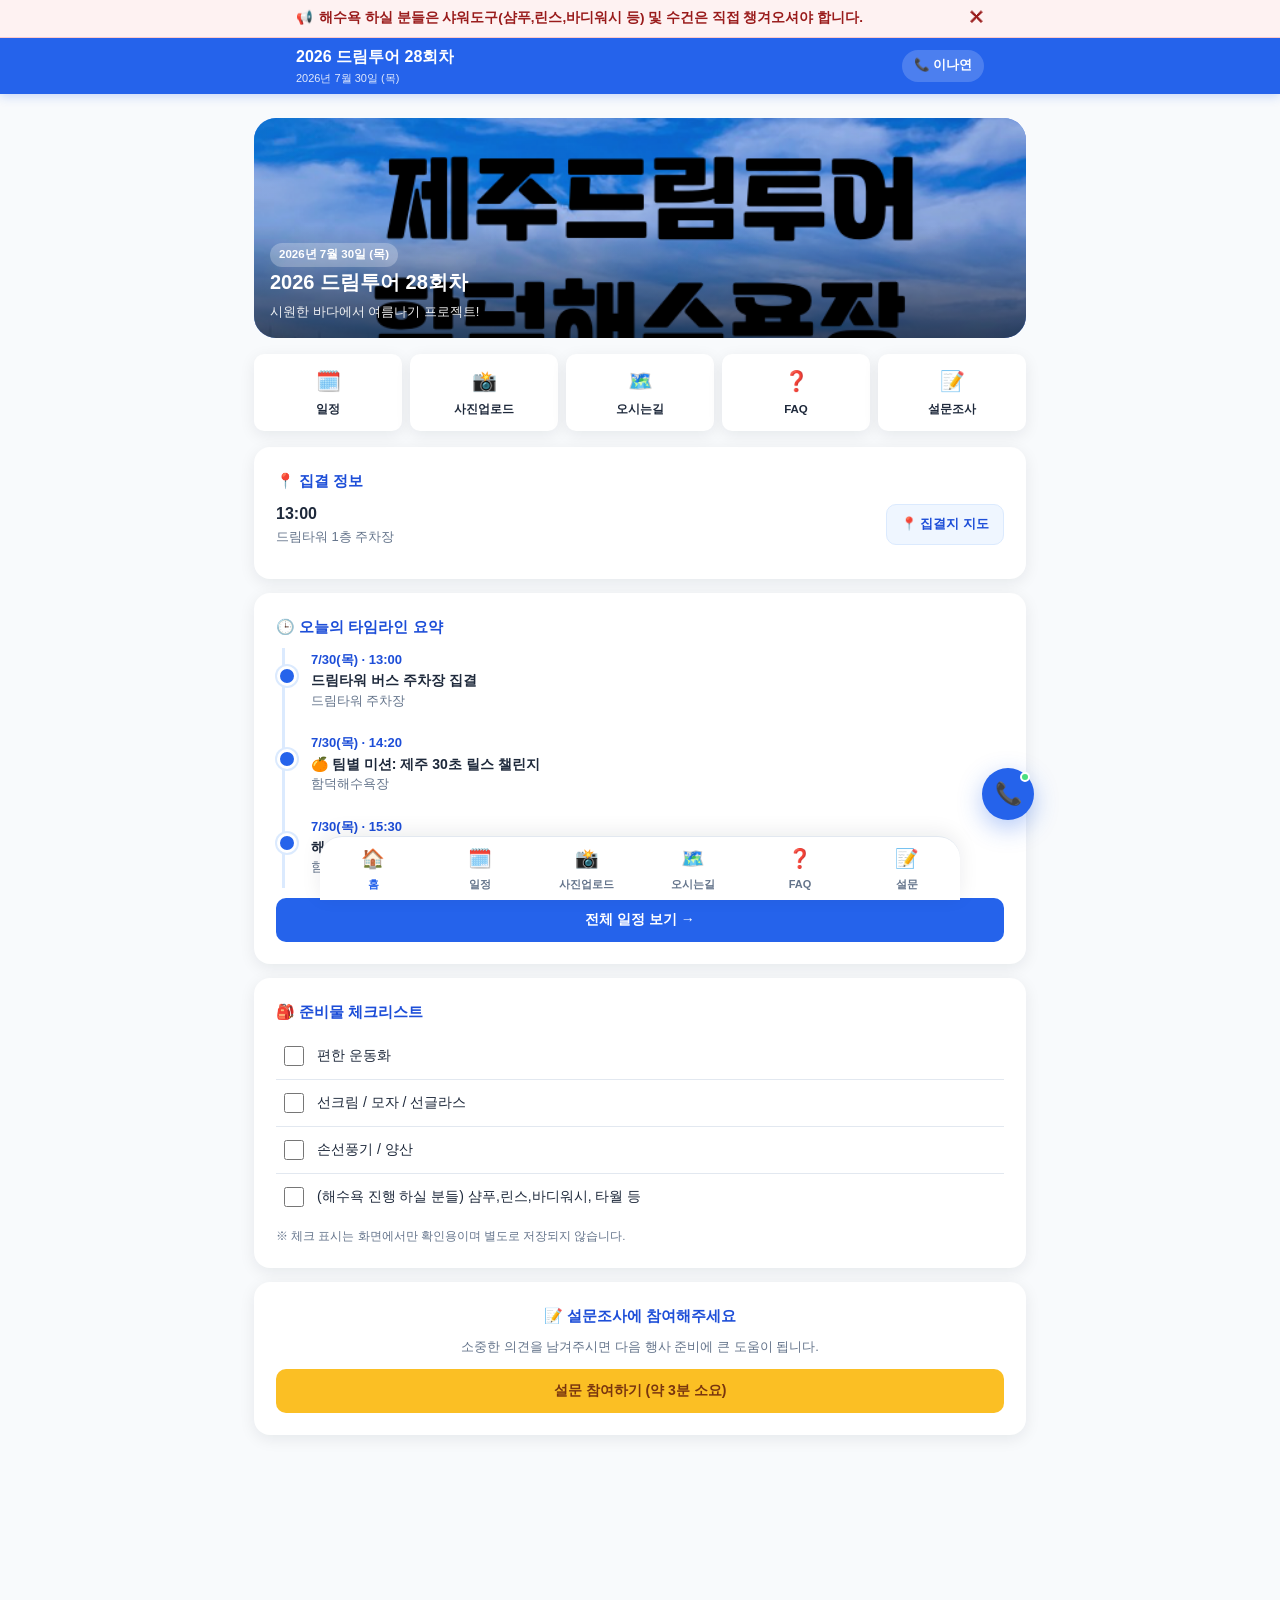
<file: index.html>
<!DOCTYPE html>
<html lang="ko">
<head>
<meta charset="UTF-8" />
<meta name="viewport" content="width=device-width, initial-scale=1.0, viewport-fit=cover" />
<title>드림투어 안내</title>
<meta name="description" content="행사 당일 안내 페이지 - 일정, 오시는 길, FAQ, 설문조사" />
<link rel="stylesheet" href="css/style.css" />
</head>
<!-- data-page 속성으로 현재 페이지를 표시합니다 (하단 탭 메뉴 활성화 표시에 사용) -->
<body data-page="home">

  <main>
    <div class="container" id="home-content">
      <!-- home.js 가 이 안에 콘텐츠를 채워 넣습니다 -->
    </div>
  </main>

  <!-- 콘텐츠 데이터 -> 공통 레이아웃 -> 홈 페이지 렌더링 순서로 불러옵니다 -->
  <script src="js/content.js"></script>
  <script src="js/main.js"></script>
  <script src="js/home.js"></script>
</body>
</html>
</file>
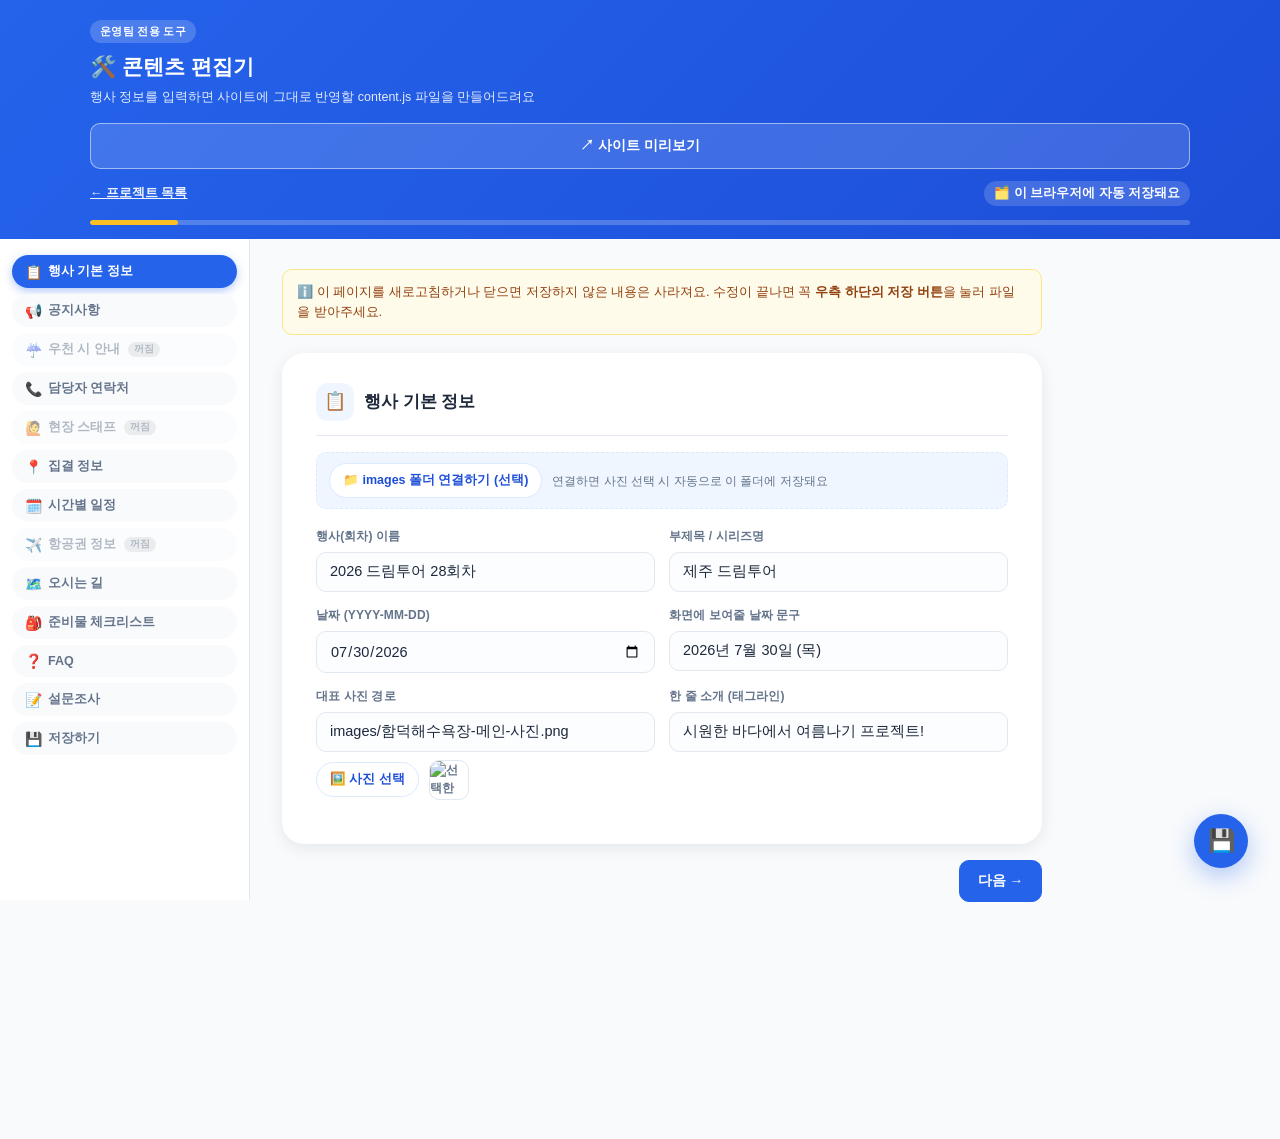
<file: editor.html>
<!DOCTYPE html>
<html lang="ko">
<head>
<meta charset="UTF-8" />
<meta name="viewport" content="width=device-width, initial-scale=1.0" />
<title>콘텐츠 편집기 | 드림투어</title>
<meta name="robots" content="noindex, nofollow" />
<link rel="stylesheet" href="css/style.css" />
<link rel="stylesheet" href="css/editor.css" />
</head>
<body class="editor-body">

  <!--
    =====================================================================
     [운영팀 전용] 콘텐츠 편집기
    =====================================================================
     - 이 페이지는 참가자에게 공유하는 페이지가 아닙니다. 운영팀 컴퓨터에서만 여세요.
     - 왼쪽(모바일에서는 상단) 메뉴에서 항목을 골라 값을 입력하세요.
     - 맨 마지막 "저장하기" 메뉴 또는 우측 하단의 파란 저장 버튼을 누르면
       새 content.js 파일이 다운로드됩니다.
     - 다운로드된 파일을 프로젝트의 js/content.js 파일에 덮어쓰기 하면 됩니다.
     - 그 다음 평소처럼 GitHub에 올리면(push) 실제 사이트에 반영됩니다.
    =====================================================================
  -->

  <header class="editor-header">
    <div class="editor-header-inner">
      <div class="editor-header-text">
        <div class="editor-eyebrow">운영팀 전용 도구</div>
        <div class="editor-title">🛠️ 콘텐츠 편집기</div>
        <div class="editor-subtitle">행사 정보를 입력하면 사이트에 그대로 반영할 content.js 파일을 만들어드려요</div>
      </div>
      <a class="btn btn-outline editor-preview-link" href="index.html" target="_blank" rel="noopener noreferrer">↗ 사이트 미리보기</a>
    </div>
    <!-- projects.html에서 ?project=xxx 로 들어온 경우에만 JS가 이 영역을 채웁니다 -->
    <div class="editor-project-bar" id="project-bar" hidden>
      <a href="projects.html">← 프로젝트 목록</a>
      <span id="autosave-badge">🗂️ 이 브라우저에 자동 저장돼요</span>
    </div>
    <div class="editor-progress-track">
      <div class="editor-progress-fill" id="progress-fill"></div>
    </div>
  </header>

  <!-- 좌측(모바일: 상단 가로 스크롤) 메뉴는 JS가 각 패널의 data-icon / data-label을 읽어 자동 생성합니다 -->
  <nav class="editor-sidenav" id="editor-nav" aria-label="편집 항목 메뉴"></nav>

  <main class="editor-main">
    <div class="editor-container">

      <div class="editor-notice" id="editor-notice">
        ℹ️ 이 페이지를 새로고침하거나 닫으면 저장하지 않은 내용은 사라져요.
        수정이 끝나면 꼭 <b>우측 하단의 저장 버튼</b>을 눌러 파일을 받아주세요.
      </div>

      <!-- ① 행사 기본 정보 -->
      <section class="editor-panel" id="panel-basic" data-icon="📋" data-label="행사 기본 정보">
        <div class="panel-head"><span class="panel-icon">📋</span><h2>행사 기본 정보</h2></div>

        <!-- 사진을 images 폴더에 자동으로 저장하고 싶을 때 한 번 눌러서 폴더를 연결해두는 버튼.
             크롬/엣지 데스크톱 브라우저 + 로컬 서버(http://localhost..)로 열었을 때만 지원됩니다.
             (파일을 더블클릭해서 열었거나 사파리/파이어폭스라면 이 버튼은 비활성화되고,
             사진 선택 후 직접 images 폴더에 복사하면 됩니다) -->
        <div class="folder-connect" id="folder-connect">
          <button type="button" class="photo-pick-btn" id="btn-connect-folder">📁 images 폴더 연결하기 (선택)</button>
          <span class="photo-status hint" id="folder-connect-status">연결하면 사진 선택 시 자동으로 이 폴더에 저장돼요</span>
        </div>

        <div class="field-grid">
          <label>행사(회차) 이름
            <input type="text" id="f-eventName" placeholder="예: 2026 드림투어 27회차" />
          </label>
          <label>부제목 / 시리즈명
            <input type="text" id="f-eventSubtitle" placeholder="예: 제주 드림투어" />
          </label>
          <label>날짜 (YYYY-MM-DD)
            <input type="date" id="f-date" />
          </label>
          <label>화면에 보여줄 날짜 문구
            <input type="text" id="f-dateDisplay" placeholder="예: 2026년 7월 15일 (수)" />
          </label>
          <label>대표 사진 경로
            <input type="text" id="f-heroImage" placeholder="images/hero.jpg" />
          </label>
          <label>한 줄 소개 (태그라인)
            <input type="text" id="f-heroTagline" placeholder="예: 제주의 바다와 숲을 함께 걷는 하루" />
          </label>
        </div>
      </section>

      <!-- ② 공지사항 -->
      <section class="editor-panel" id="panel-notice" data-icon="📢" data-label="공지사항">
        <div class="panel-head"><span class="panel-icon">📢</span><h2>공지사항 배너</h2></div>
        <label class="checkbox-line">
          <input type="checkbox" id="f-notice-active" />
          공지 배너 표시하기
        </label>
        <label>공지 내용
          <textarea id="f-notice-text" rows="2" placeholder="예: 우천 시 실내 프로그램으로 대체됩니다."></textarea>
        </label>
      </section>

      <!-- ③ 우천 시 안내 -->
      <section class="editor-panel" id="panel-rain" data-icon="☔" data-label="우천 시 안내">
        <div class="panel-head"><span class="panel-icon">☔</span><h2>우천 시 대응 안내</h2></div>
        <div class="section-toggle">
          <label class="checkbox-line">
            <input type="checkbox" data-section-key="rainPlan" />
            이 섹션 사용 (끄면 참가자 사이트에서 통째로 안 보여요 — 데이터는 남아있어요)
          </label>
        </div>
        <label class="checkbox-line">
          <input type="checkbox" id="f-rain-hasIndoor" />
          실내 대체 프로그램이 있음
        </label>
        <label>우천 시 안내 문구
          <textarea id="f-rain-desc" rows="2"></textarea>
        </label>
        <label>진행 여부 결정 시각 안내
          <input type="text" id="f-rain-decision" placeholder="예: 당일 오전 8시경, 기상 상황에 따라 최종 공지" />
        </label>
      </section>

      <!-- ④ 담당자 연락처 -->
      <section class="editor-panel" id="panel-contact" data-icon="📞" data-label="담당자 연락처">
        <div class="panel-head"><span class="panel-icon">📞</span><h2>당일 담당자 연락처</h2></div>
        <p class="editor-hint">헤더와 화면 우측 하단 플로팅 버튼에 항상 노출됩니다.</p>
        <div class="field-grid">
          <label>이름 <input type="text" id="f-contact-name" /></label>
          <label>역할 <input type="text" id="f-contact-role" placeholder="예: 현장 총괄 담당자" /></label>
          <label>전화번호 <input type="text" id="f-contact-phone" placeholder="010-0000-0000" /></label>
        </div>
      </section>

      <!-- ⑤ 스태프 목록 -->
      <section class="editor-panel" id="panel-staff" data-icon="🙋" data-label="현장 스태프">
        <div class="panel-head"><span class="panel-icon">🙋</span><h2>현장 스태프</h2><span class="panel-count" id="count-staff"></span></div>
        <div class="section-toggle">
          <label class="checkbox-line">
            <input type="checkbox" data-section-key="staff" />
            이 섹션 사용 (끄면 참가자 사이트에서 통째로 안 보여요 — 데이터는 남아있어요)
          </label>
        </div>
        <div id="staff-list" class="repeat-list"></div>
        <button type="button" class="btn-add" id="add-staff">+ 스태프 추가</button>
      </section>

      <!-- ⑥ 집결 정보 -->
      <section class="editor-panel" id="panel-meeting" data-icon="📍" data-label="집결 정보">
        <div class="panel-head"><span class="panel-icon">📍</span><h2>집결 정보 (홈 화면 요약용)</h2></div>
        <div class="section-toggle">
          <label class="checkbox-line">
            <input type="checkbox" data-section-key="meetingSummary" />
            이 섹션 사용 (끄면 참가자 사이트에서 통째로 안 보여요 — 데이터는 남아있어요)
          </label>
        </div>
        <div class="field-grid">
          <label>집결 시각 <input type="text" id="f-meet-time" placeholder="13:00" /></label>
          <label>집결 장소 <input type="text" id="f-meet-location" /></label>
          <label class="span-2">집결지 구글맵 링크
            <input type="text" id="f-meet-mapUrl" placeholder="https://maps.google.com/?q=..." />
          </label>
        </div>
      </section>

      <!-- ⑦ 시간별 일정 -->
      <section class="editor-panel" id="panel-schedule" data-icon="🗓️" data-label="시간별 일정">
        <div class="panel-head"><span class="panel-icon">🗓️</span><h2>시간별 일정 (타임테이블)</h2><span class="panel-count" id="count-schedule"></span></div>
        <p class="editor-hint">각 카드의 ↑ ↓ 버튼으로 순서를 바꿀 수 있어요.</p>
        <div id="schedule-list" class="repeat-list"></div>
        <button type="button" class="btn-add" id="add-schedule">+ 일정 항목 추가</button>
      </section>

      <!-- 항공권 정보 -->
      <section class="editor-panel" id="panel-flight" data-icon="✈️" data-label="항공권 정보">
        <div class="panel-head"><span class="panel-icon">✈️</span><h2>항공권 정보</h2><span class="panel-count" id="count-flight"></span></div>
        <div class="section-toggle">
          <label class="checkbox-line">
            <input type="checkbox" data-section-key="flight" />
            이 섹션 사용 (끄면 하단 메뉴에서 항공권 탭도 함께 사라져요 — 데이터는 남아있어요)
          </label>
        </div>
        <p class="editor-hint">참가자가 항공 정보를 입력하는 구글폼 링크와, 예약이 끝난 뒤 본인 성함으로 항공권을 조회할 수 있는 명단을 관리합니다.</p>
        <div class="field-grid">
          <label class="span-2">항공 정보 입력용 구글폼 링크
            <input type="text" id="f-flight-formUrl" placeholder="https://docs.google.com/forms/d/.../viewform" />
          </label>
          <label class="span-2">참가자에게 보여줄 안내 문구 (선택)
            <textarea id="f-flight-notice" rows="2" placeholder="예: 먼저 구글폼으로 항공 정보를 입력해주세요. 예약이 완료되면 아래에서 본인 성함으로 조회할 수 있어요."></textarea>
          </label>
        </div>

        <div class="flight-import-box">
          <label class="span-2">엑셀(또는 구글시트)에서 명단 표를 그대로 복사해서 붙여넣으세요
            <textarea id="f-flight-paste" rows="4" placeholder="성함	출발일자	출발항공사	출발시각	출발지	항공편	예약번호	복귀일자	복귀항공사	복귀시각	복귀지	항공편	예약번호"></textarea>
          </label>
          <p class="editor-hint">순서: 성함 / 출발일자 / 출발항공사 / 출발시각 / 출발지 / 출발편명 / 출발예약번호 / 복귀일자 / 복귀항공사 / 복귀시각 / 복귀지 / 복귀편명 / 복귀예약번호. 맨 앞에 순번(NO.) 칸이나 머리글(제목) 줄이 같이 복사돼도 자동으로 걸러집니다. 기존 명단에 추가되니, 다시 붙여넣으면 중복될 수 있어요.</p>
          <div class="flight-import-actions">
            <button type="button" class="btn-add" id="btn-flight-import">📋 붙여넣은 표에서 가져오기</button>
            <button type="button" class="btn-danger-outline" id="btn-flight-clear">전체 삭제</button>
          </div>
        </div>

        <div id="flight-list" class="repeat-list"></div>
        <button type="button" class="btn-add" id="add-flight">+ 항공권 직접 추가</button>
      </section>

      <!-- ⑧ 오시는 길 장소 목록 -->
      <section class="editor-panel" id="panel-locations" data-icon="🗺️" data-label="오시는 길">
        <div class="panel-head"><span class="panel-icon">🗺️</span><h2>오시는 길 / 동선</h2><span class="panel-count" id="count-locations"></span></div>
        <label>지도 페이지 상단 임베드 지도 검색어
          <input type="text" id="f-mapEmbedQuery" placeholder="예: 드림타워 지하주차장 (보통 집결지)" />
        </label>
        <div id="locations-list" class="repeat-list"></div>
        <button type="button" class="btn-add" id="add-location">+ 장소 추가</button>
      </section>

      <!-- ⑨ 체크리스트 -->
      <section class="editor-panel" id="panel-checklist" data-icon="🎒" data-label="준비물 체크리스트">
        <div class="panel-head"><span class="panel-icon">🎒</span><h2>준비물 체크리스트</h2><span class="panel-count" id="count-checklist"></span></div>
        <div class="section-toggle">
          <label class="checkbox-line">
            <input type="checkbox" data-section-key="checklist" />
            이 섹션 사용 (끄면 참가자 사이트에서 통째로 안 보여요 — 데이터는 남아있어요)
          </label>
        </div>
        <div id="checklist-list" class="repeat-list"></div>
        <button type="button" class="btn-add" id="add-checklist">+ 준비물 추가</button>
      </section>

      <!-- ⑩ FAQ -->
      <section class="editor-panel" id="panel-faq" data-icon="❓" data-label="FAQ">
        <div class="panel-head"><span class="panel-icon">❓</span><h2>자주 묻는 질문</h2><span class="panel-count" id="count-faq"></span></div>
        <div class="section-toggle">
          <label class="checkbox-line">
            <input type="checkbox" data-section-key="faq" />
            이 섹션 사용 (끄면 하단 메뉴에서 FAQ 탭도 함께 사라져요 — 데이터는 남아있어요)
          </label>
        </div>
        <div id="faq-list" class="repeat-list"></div>
        <button type="button" class="btn-add" id="add-faq">+ 질문 추가</button>
      </section>

      <!-- ⑪ 설문조사 -->
      <section class="editor-panel" id="panel-survey" data-icon="📝" data-label="설문조사">
        <div class="panel-head"><span class="panel-icon">📝</span><h2>설문조사</h2></div>
        <div class="section-toggle">
          <label class="checkbox-line">
            <input type="checkbox" data-section-key="survey" />
            이 섹션 사용 (끄면 하단 메뉴에서 설문 탭도 함께 사라져요 — 데이터는 남아있어요)
          </label>
        </div>
        <div class="field-grid">
          <label class="span-2">설문 링크 <input type="text" id="f-survey-url" placeholder="https://forms.gle/..." /></label>
          <label>예상 소요시간 <input type="text" id="f-survey-duration" placeholder="약 3분" /></label>
        </div>
      </section>

      <!-- 저장 -->
      <section class="editor-panel" id="panel-save" data-icon="💾" data-label="저장하기">
        <div class="panel-head"><span class="panel-icon">💾</span><h2>저장하기</h2></div>
        <div class="save-hero">
          <div class="save-hero-emoji">📦</div>
          <p>버튼을 누르면 <code>content.js</code> 파일이 다운로드됩니다.<br />
          다운로드된 파일을 프로젝트의 <code>js/content.js</code> 위치에 덮어써주세요.</p>
          <div class="save-actions">
            <button type="button" class="btn btn-primary" id="btn-download" style="width:auto;">⬇ content.js 파일 저장</button>
            <button type="button" class="btn btn-outline" id="btn-show-code" style="width:auto;">코드로 보기 / 복사</button>
          </div>
        </div>
        <textarea id="code-output" class="code-output" rows="14" readonly hidden></textarea>
      </section>

      <!-- 이전 / 다음 패널로 이동하는 하단 내비게이션 (JS가 자동으로 채워줍니다) -->
      <div class="panel-footer-nav" id="panel-footer-nav"></div>

    </div>
  </main>

  <!-- 참가자용 사이트의 플로팅 연락처 버튼과 같은 자리·같은 스타일의 저장 버튼 -->
  <button type="button" class="floating-save" id="floating-save" title="content.js 파일 저장" aria-label="content.js 파일 저장">
    💾
  </button>

  <!-- 참가자 사진 업로드 미리보기용 (구글폼/드라이브 링크 헬퍼) -->
  <script src="js/photo-upload.js"></script>

  <script src="js/content.js"></script>
  <script src="js/project-store.js"></script>
  <script src="js/editor.js"></script>
</body>
</html>
</file>
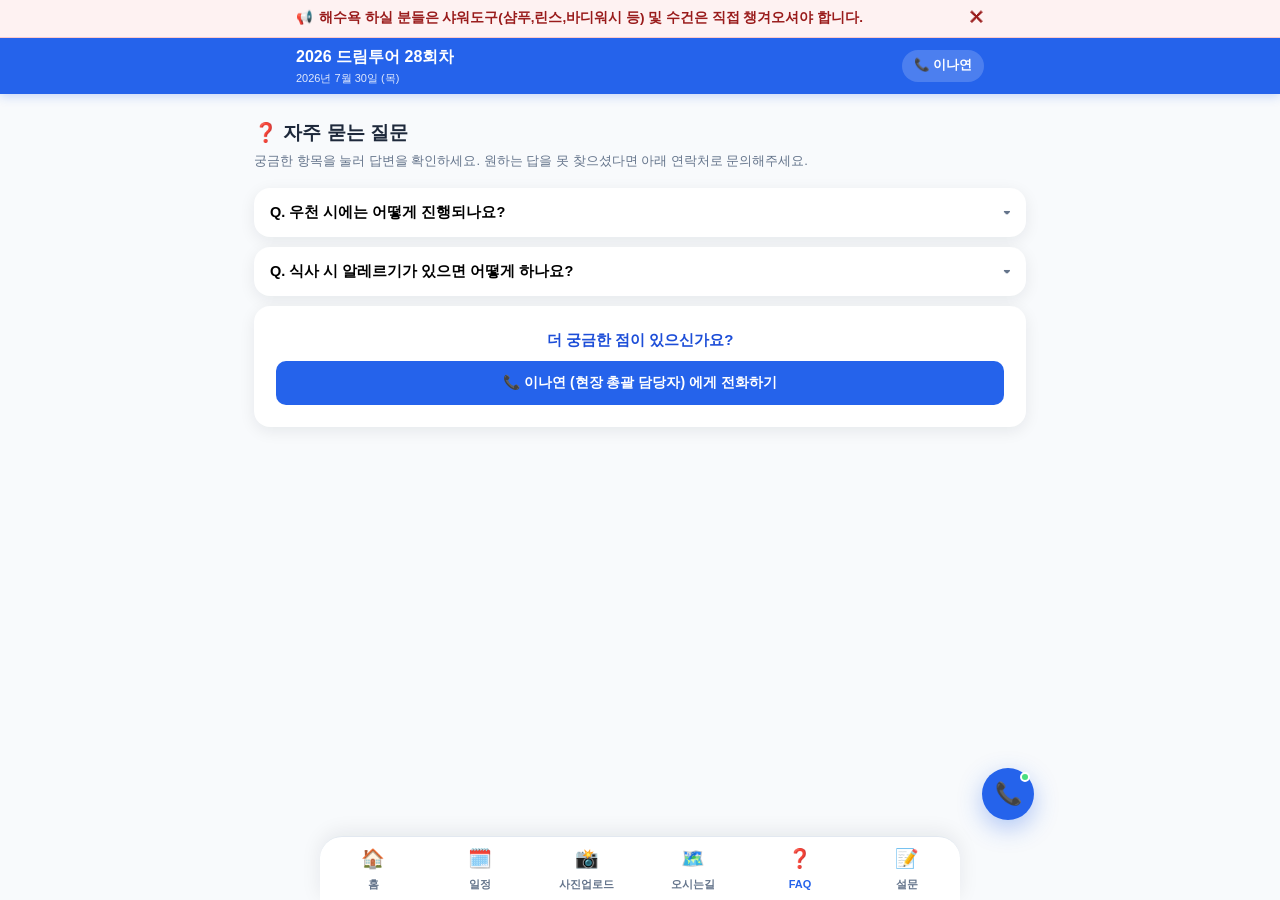
<file: faq.html>
<!DOCTYPE html>
<html lang="ko">
<head>
<meta charset="UTF-8" />
<meta name="viewport" content="width=device-width, initial-scale=1.0, viewport-fit=cover" />
<title>FAQ | 드림투어 안내</title>
<link rel="stylesheet" href="css/style.css" />
</head>
<body data-page="faq">

  <main>
    <div class="container">
      <div class="page-title">❓ 자주 묻는 질문</div>
      <p class="page-desc">궁금한 항목을 눌러 답변을 확인하세요. 원하는 답을 못 찾으셨다면 아래 연락처로 문의해주세요.</p>
      <div id="faq-content"></div>
    </div>
  </main>

  <script src="js/content.js"></script>
  <script src="js/main.js"></script>
  <script src="js/faq.js"></script>
</body>
</html>
</file>
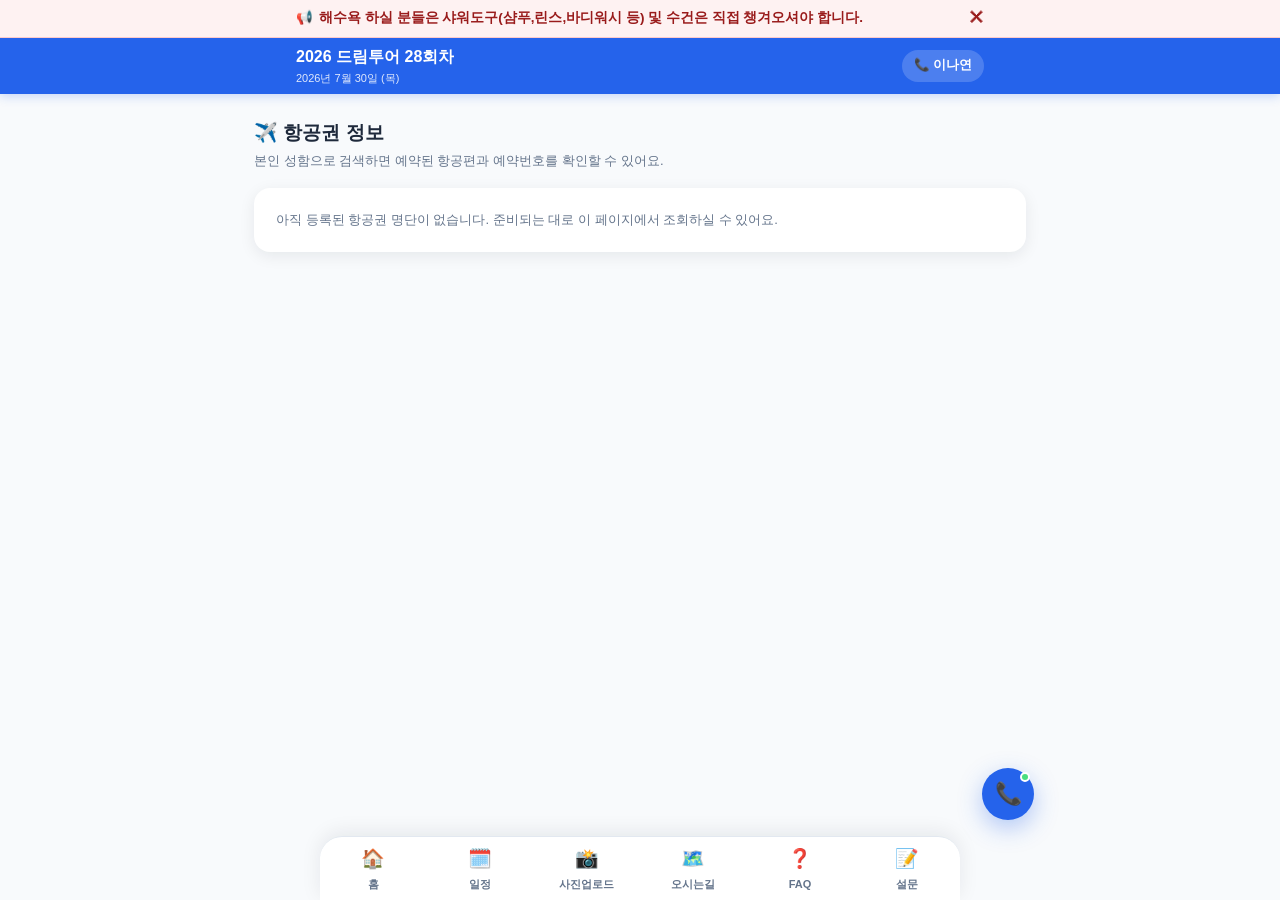
<file: flight.html>
<!DOCTYPE html>
<html lang="ko">
<head>
<meta charset="UTF-8" />
<meta name="viewport" content="width=device-width, initial-scale=1.0, viewport-fit=cover" />
<title>항공권 조회 | 드림투어 안내</title>
<link rel="stylesheet" href="css/style.css" />
</head>
<body data-page="flight">

  <main>
    <div class="container">
      <div class="page-title">✈️ 항공권 정보</div>
      <p class="page-desc">본인 성함으로 검색하면 예약된 항공편과 예약번호를 확인할 수 있어요.</p>
      <div id="flight-content"></div>
    </div>
  </main>

  <script src="js/content.js"></script>
  <script src="js/main.js"></script>
  <script src="js/flight.js"></script>
</body>
</html>
</file>
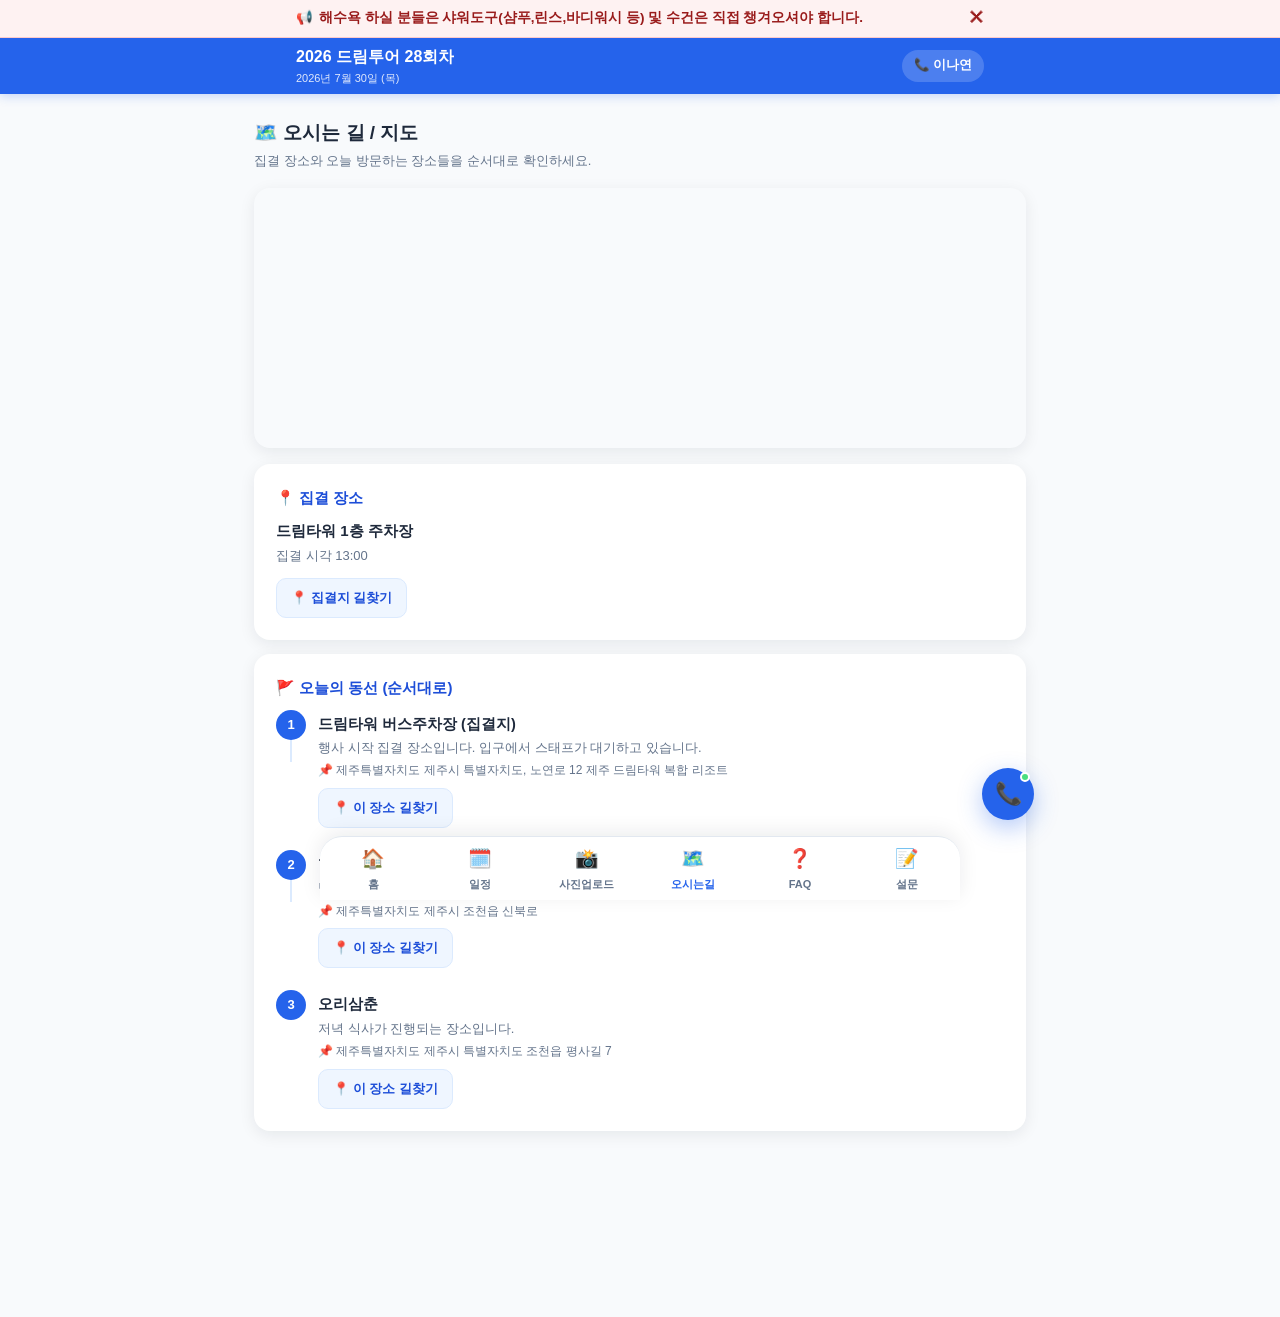
<file: location.html>
<!DOCTYPE html>
<html lang="ko">
<head>
<meta charset="UTF-8" />
<meta name="viewport" content="width=device-width, initial-scale=1.0, viewport-fit=cover" />
<title>오시는 길 | 드림투어 안내</title>
<link rel="stylesheet" href="css/style.css" />
</head>
<body data-page="location">

  <main>
    <div class="container">
      <div class="page-title">🗺️ 오시는 길 / 지도</div>
      <p class="page-desc">집결 장소와 오늘 방문하는 장소들을 순서대로 확인하세요.</p>
      <div id="location-content"></div>
    </div>
  </main>

  <script src="js/content.js"></script>
  <script src="js/main.js"></script>
  <script src="js/location.js"></script>
</body>
</html>
</file>
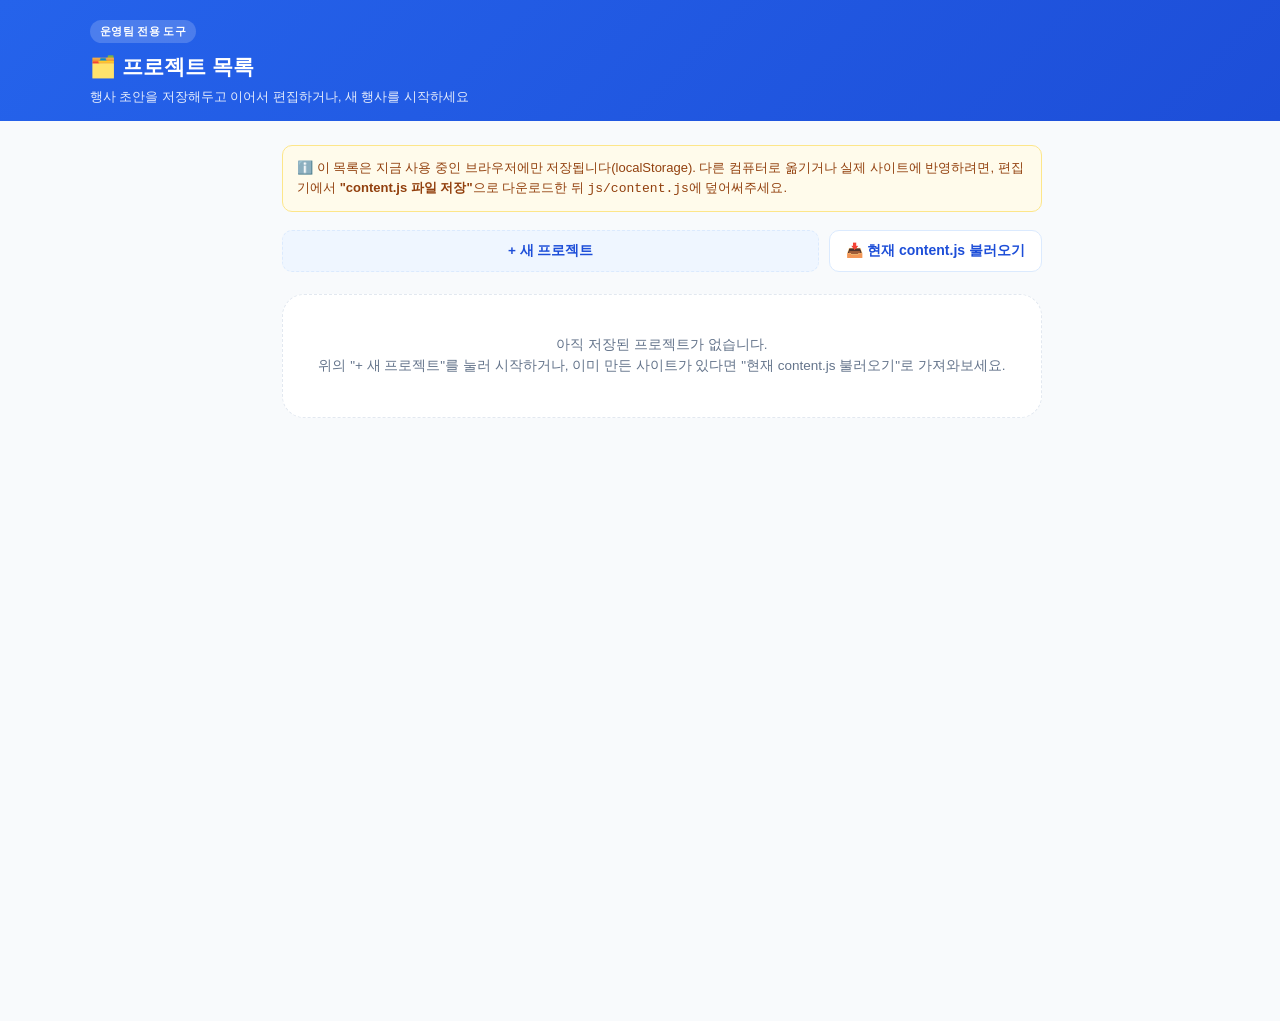
<file: projects.html>
<!DOCTYPE html>
<html lang="ko">
<head>
<meta charset="UTF-8" />
<meta name="viewport" content="width=device-width, initial-scale=1.0" />
<title>프로젝트 목록</title>
<meta name="robots" content="noindex, nofollow" />
<link rel="stylesheet" href="css/style.css" />
<link rel="stylesheet" href="css/editor.css" />
<link rel="stylesheet" href="css/projects.css" />
</head>
<body class="editor-body">

  <!--
    =====================================================================
     [운영팀 전용] 프로젝트(행사 초안) 목록
    =====================================================================
     - 여기서 관리하는 초안은 "이 브라우저"에만 저장됩니다(localStorage).
       다른 컴퓨터에서는 보이지 않으니, 완성되면 꼭 편집기의
       "content.js 파일 저장"으로 다운로드해서 실제 사이트에 반영하세요.
     - "+ 새 프로젝트"를 누르면 빈 편집기가 열립니다.
     - 예전에 만든 사이트(js/content.js)가 있다면 "현재 content.js 불러오기"로
       첫 프로젝트를 손쉽게 시작할 수 있습니다.
    =====================================================================
  -->

  <header class="editor-header">
    <div class="editor-header-inner">
      <div class="editor-header-text">
        <div class="editor-eyebrow">운영팀 전용 도구</div>
        <div class="editor-title">🗂️ 프로젝트 목록</div>
        <div class="editor-subtitle">행사 초안을 저장해두고 이어서 편집하거나, 새 행사를 시작하세요</div>
      </div>
    </div>
  </header>

  <main class="editor-main projects-main">
    <div class="editor-container">

      <div class="editor-notice">
        ℹ️ 이 목록은 지금 사용 중인 브라우저에만 저장됩니다(localStorage). 다른 컴퓨터로
        옮기거나 실제 사이트에 반영하려면, 편집기에서 <b>"content.js 파일 저장"</b>으로
        다운로드한 뒤 <code>js/content.js</code>에 덮어써주세요.
      </div>

      <div class="projects-actions">
        <button type="button" class="btn-add projects-new-btn" id="btn-new-project">+ 새 프로젝트</button>
        <button type="button" class="btn btn-outline" id="btn-import-current" style="width:auto;">📥 현재 content.js 불러오기</button>
      </div>

      <div id="projects-list" class="projects-list"></div>

    </div>
  </main>

  <script src="js/content.js"></script>
  <script src="js/project-store.js"></script>
  <script src="js/projects.js"></script>
</body>
</html>
</file>
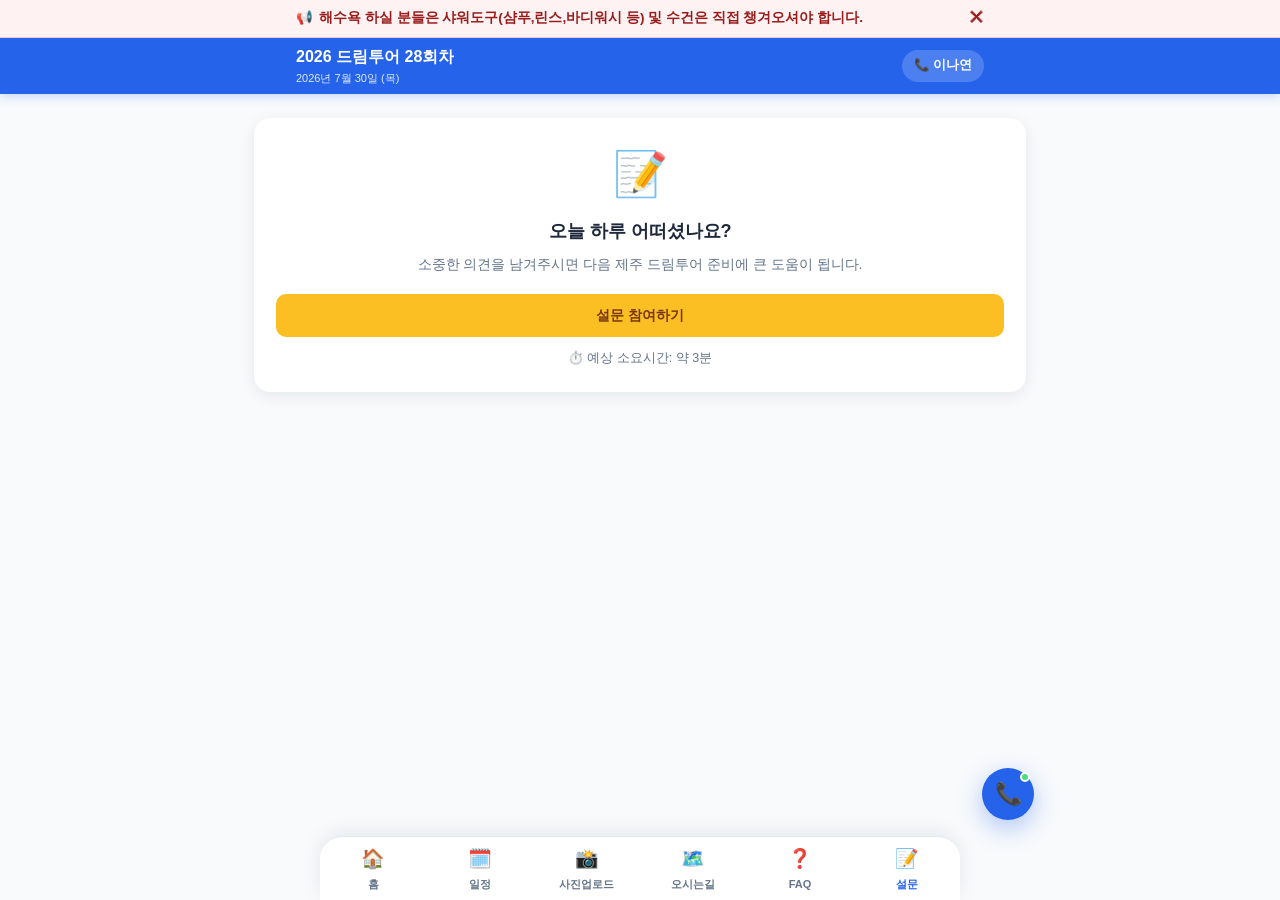
<file: survey.html>
<!DOCTYPE html>
<html lang="ko">
<head>
<meta charset="UTF-8" />
<meta name="viewport" content="width=device-width, initial-scale=1.0, viewport-fit=cover" />
<title>설문조사 | 드림투어 안내</title>
<link rel="stylesheet" href="css/style.css" />
</head>
<body data-page="survey">

  <main>
    <div class="container">
      <div id="survey-content"></div>
    </div>
  </main>

  <script src="js/content.js"></script>
  <script src="js/main.js"></script>
  <script src="js/survey.js"></script>
</body>
</html>
</file>
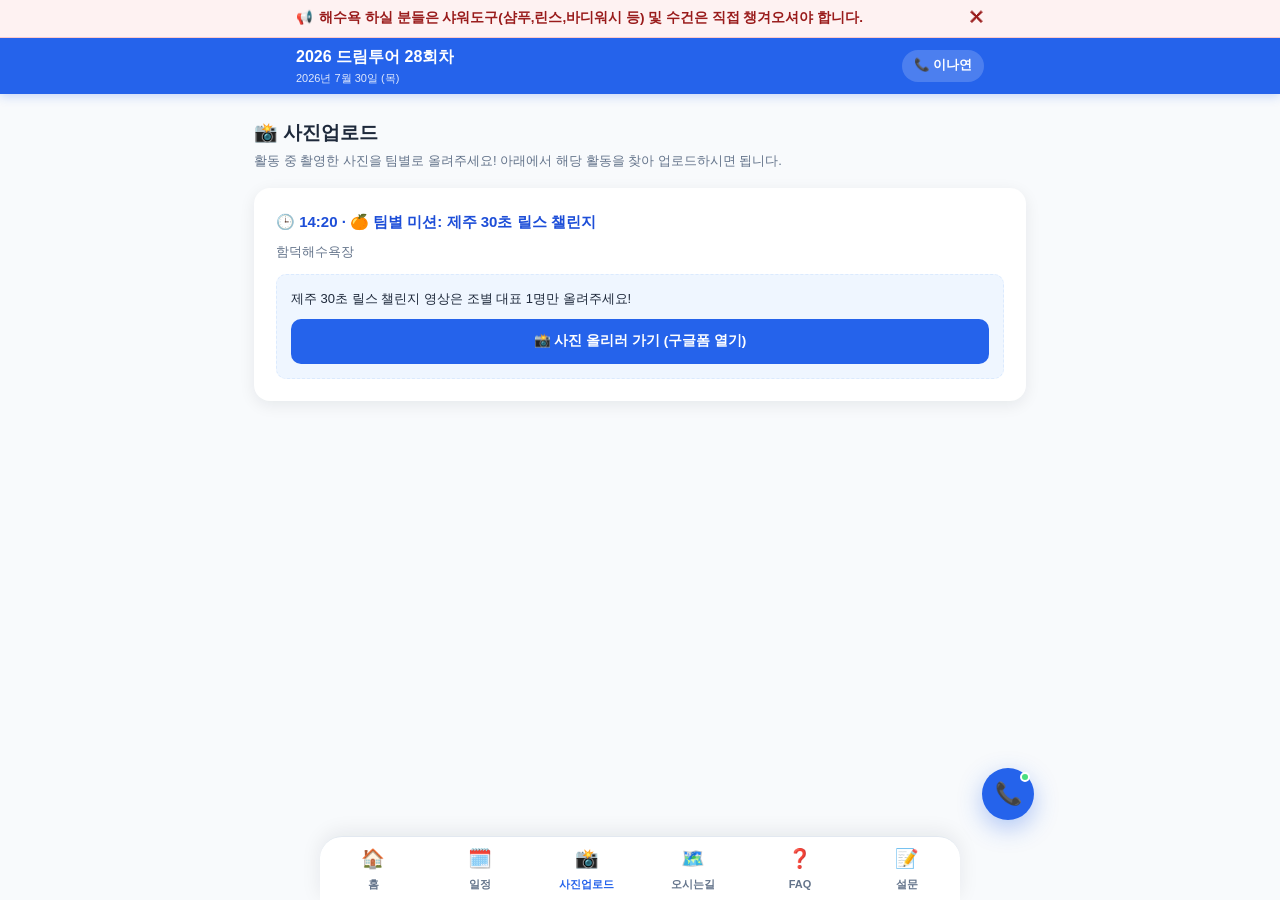
<file: upload.html>
<!DOCTYPE html>
<html lang="ko">
<head>
<meta charset="UTF-8" />
<meta name="viewport" content="width=device-width, initial-scale=1.0, viewport-fit=cover" />
<title>사진업로드 | 드림투어 안내</title>
<link rel="stylesheet" href="css/style.css" />
</head>
<body data-page="upload">

  <main>
    <div class="container">
      <div class="page-title">📸 사진업로드</div>
      <p class="page-desc">활동 중 촬영한 사진을 팀별로 올려주세요! 아래에서 해당 활동을 찾아 업로드하시면 됩니다.</p>
      <div id="upload-content"></div>
    </div>
  </main>

  <!-- 참가자 사진 업로드 기능용 (구글폼/드라이브 링크 헬퍼) -->
  <script src="js/photo-upload.js"></script>

  <script src="js/content.js"></script>
  <script src="js/main.js"></script>
  <script src="js/upload.js"></script>
</body>
</html>
</file>
<file: css/style.css>
/* =====================================================================
   공통 스타일시트
   - 모바일 화면을 기본(우선)으로 설계하고, 768px 이상 화면(데스크톱)에서
     레이아웃을 넓게 보여주는 방식(모바일 퍼스트)입니다.
   - 브랜드 컬러(파란색)는 아래 :root 변수에서 한 번에 관리합니다.
   ===================================================================== */

:root {
  /* 브랜드 컬러 - 파란색 톤 */
  --color-primary: #2563eb;
  --color-primary-dark: #1d4ed8;
  --color-primary-light: #dbeafe;
  --color-primary-bg: #eff6ff;
  --color-accent: #fbbf24; /* 캐주얼한 느낌을 위한 포인트 노란색 */
  --color-danger: #ef4444;
  --color-danger-bg: #fef2f2;

  --color-text: #1e293b;
  --color-muted: #64748b;
  --color-bg: #f8fafc;
  --color-card: #ffffff;
  --color-border: #e2e8f0;

  --radius-sm: 10px;
  --radius-md: 16px;
  --radius-lg: 22px;
  --shadow-card: 0 4px 16px rgba(15, 23, 42, 0.08);
  --shadow-float: 0 8px 24px rgba(37, 99, 235, 0.35);

  --header-h: 56px;
  --notice-h: 0px; /* JS에서 공지 배너 높이에 맞춰 자동 조정 */
  --bottomnav-h: 64px;
}

* { box-sizing: border-box; }

html, body {
  margin: 0;
  padding: 0;
  background: var(--color-bg);
  color: var(--color-text);
  font-family: "Pretendard", "Apple SD Gothic Neo", "Malgun Gothic", -apple-system,
    BlinkMacSystemFont, sans-serif;
  line-height: 1.55;
  -webkit-tap-highlight-color: transparent;
}

img { max-width: 100%; display: block; }

a { color: inherit; text-decoration: none; }

button { font-family: inherit; cursor: pointer; }

h1, h2, h3, p { margin: 0; }

.container {
  width: 100%;
  max-width: 720px;
  margin: 0 auto;
  padding: 16px;
}

/* 본문 영역 - 상단 공지/헤더, 하단 네비게이션 높이만큼 여백 확보 */
main {
  padding-top: calc(var(--header-h) + var(--notice-h));
  padding-bottom: calc(var(--bottomnav-h) + 84px); /* 플로팅 연락처 버튼과 겹치지 않도록 */
  min-height: 100vh;
}

/* ---------------------------------------------------------------
   공지사항 배너 (최상단 고정, 내용은 content.js의 notice에서 관리)
   --------------------------------------------------------------- */
#notice-banner {
  position: fixed;
  top: 0;
  left: 0;
  right: 0;
  z-index: 60;
  background: var(--color-danger-bg);
  color: #991b1b;
  border-bottom: 1px solid #fecaca;
  font-size: 13.5px;
  font-weight: 600;
}
#notice-banner .notice-inner {
  max-width: 720px;
  margin: 0 auto;
  padding: 8px 44px 8px 16px;
  display: flex;
  align-items: center;
  gap: 6px;
  position: relative;
}
#notice-banner .notice-icon { flex-shrink: 0; }
#notice-banner .notice-close {
  position: absolute;
  right: 8px;
  top: 50%;
  transform: translateY(-50%);
  background: none;
  border: none;
  color: #991b1b;
  font-size: 18px;
  padding: 6px;
  line-height: 1;
}

/* ---------------------------------------------------------------
   상단 헤더
   --------------------------------------------------------------- */
#site-header {
  position: fixed;
  left: 0;
  right: 0;
  top: var(--notice-h);
  height: var(--header-h);
  z-index: 50;
  background: var(--color-primary);
  color: #fff;
  display: flex;
  align-items: center;
  box-shadow: 0 2px 10px rgba(37, 99, 235, 0.25);
  transition: top 0.2s ease;
}
#site-header .header-inner {
  max-width: 720px;
  margin: 0 auto;
  width: 100%;
  padding: 0 16px;
  display: flex;
  align-items: center;
  justify-content: space-between;
}
#site-header .brand {
  font-weight: 800;
  font-size: 16px;
  white-space: nowrap;
  overflow: hidden;
  text-overflow: ellipsis;
}
#site-header .brand small {
  display: block;
  font-weight: 500;
  font-size: 11px;
  opacity: 0.85;
}
#site-header .header-contact {
  display: flex;
  align-items: center;
  gap: 6px;
  background: rgba(255, 255, 255, 0.18);
  border-radius: 999px;
  padding: 6px 12px;
  font-size: 12.5px;
  font-weight: 700;
  white-space: nowrap;
}

/* ---------------------------------------------------------------
   플로팅 연락처 버튼 (항상 화면에 보이는 전화 버튼)
   --------------------------------------------------------------- */
/* 아이콘 전용 원형 버튼 - 문서 흐름 속 다른 버튼(예: "전체 일정 보기")과
   겹치는 면적을 최소화하기 위해 텍스트 없는 작은 원형으로 구성합니다. */
#floating-contact {
  position: fixed;
  right: 16px;
  bottom: calc(var(--bottomnav-h) + 16px);
  z-index: 55;
  display: flex;
  align-items: center;
  justify-content: center;
  width: 52px;
  height: 52px;
  background: var(--color-primary);
  color: #fff;
  border-radius: 50%;
  box-shadow: var(--shadow-float);
  font-size: 22px;
}
#floating-contact .dot {
  position: absolute;
  top: 4px;
  right: 4px;
  width: 10px;
  height: 10px;
  border-radius: 50%;
  background: #4ade80;
  border: 2px solid #fff;
}

/* ---------------------------------------------------------------
   하단 탭 네비게이션
   --------------------------------------------------------------- */
#bottom-nav {
  position: fixed;
  left: 0;
  right: 0;
  bottom: 0;
  height: var(--bottomnav-h);
  background: #fff;
  border-top: 1px solid var(--color-border);
  display: flex;
  z-index: 50;
  padding-bottom: env(safe-area-inset-bottom);
}
#bottom-nav a {
  flex: 1;
  display: flex;
  flex-direction: column;
  align-items: center;
  justify-content: center;
  gap: 2px;
  font-size: 11px;
  font-weight: 600;
  color: var(--color-muted);
}
#bottom-nav a .icon { font-size: 19px; }
#bottom-nav a.active { color: var(--color-primary); }

/* ---------------------------------------------------------------
   "다음 일정" 스티키 바 (일정 페이지에서 스크롤 시 노출)
   --------------------------------------------------------------- */
#next-schedule-bar {
  position: fixed;
  left: 0;
  right: 0;
  top: calc(var(--header-h) + var(--notice-h));
  z-index: 45;
  background: #1e293b;
  color: #fff;
  font-size: 13px;
  font-weight: 600;
  padding: 8px 16px;
  display: none;
  align-items: center;
  gap: 8px;
}
#next-schedule-bar.show { display: flex; }
#next-schedule-bar .tag {
  background: var(--color-accent);
  color: #78350f;
  border-radius: 999px;
  padding: 2px 8px;
  font-size: 11px;
  font-weight: 800;
  flex-shrink: 0;
}

/* ---------------------------------------------------------------
   카드 공통 스타일
   --------------------------------------------------------------- */
.card {
  background: var(--color-card);
  border-radius: var(--radius-md);
  box-shadow: var(--shadow-card);
  padding: 18px;
  margin-bottom: 14px;
}
.section-title {
  font-size: 15px;
  font-weight: 800;
  color: var(--color-primary-dark);
  margin-bottom: 10px;
  display: flex;
  align-items: center;
  gap: 6px;
}

/* 히어로(대표 이미지) 영역 */
/* 대표 사진이 아직 준비되지 않아 img가 깨져도(onerror) 타이틀은 항상 보이도록
   min-height와 파란색 그라데이션 배경을 기본값으로 깔아둡니다. */
.hero {
  position: relative;
  min-height: 220px;
  border-radius: var(--radius-lg);
  overflow: hidden;
  margin-bottom: 16px;
  background: linear-gradient(135deg, var(--color-primary) 0%, var(--color-primary-dark) 100%);
  display: flex;
  align-items: flex-end;
}
.hero img { position: absolute; inset: 0; width: 100%; height: 100%; object-fit: cover; object-position: center top; }
.hero .hero-text {
  position: relative;
  z-index: 1;
  width: 100%;
  padding: 16px;
  background: linear-gradient(180deg, rgba(0,0,0,0) 0%, rgba(0,0,0,0.55) 100%);
  color: #fff;
}
.hero .hero-text h1 { font-size: 20px; font-weight: 800; }
.hero .hero-text p { font-size: 13px; opacity: 0.92; margin-top: 4px; }

.badge {
  display: inline-flex;
  align-items: center;
  gap: 4px;
  font-size: 11.5px;
  font-weight: 700;
  padding: 3px 9px;
  border-radius: 999px;
  background: var(--color-primary-bg);
  color: var(--color-primary-dark);
}
.badge.date { background: rgba(255,255,255,0.25); color:#fff; }

/* 버튼 */
.btn {
  display: inline-flex;
  align-items: center;
  justify-content: center;
  gap: 6px;
  font-weight: 700;
  font-size: 14px;
  padding: 11px 16px;
  border-radius: var(--radius-sm);
  border: none;
  width: 100%;
}
.btn-primary { background: var(--color-primary); color: #fff; }
.btn-map {
  background: var(--color-primary-bg);
  color: var(--color-primary-dark);
  border: 1px solid var(--color-primary-light);
  font-size: 13px;
  padding: 9px 14px;
  width: auto;
}
.btn-accent { background: var(--color-accent); color: #78350f; }
.btn-outline {
  background: #fff;
  color: var(--color-primary-dark);
  border: 1.5px solid var(--color-primary-light);
}

/* ---------------------------------------------------------------
   여러 날 행사일 때 일정을 날짜별로 묶는 그룹 제목
   --------------------------------------------------------------- */
.day-header {
  font-size: 14px;
  font-weight: 800;
  color: var(--color-primary-dark);
  background: var(--color-primary-bg);
  border-radius: var(--radius-sm);
  padding: 8px 12px;
  margin: 18px 0 10px;
}
.day-header:first-child { margin-top: 0; }

/* ---------------------------------------------------------------
   세로 타임라인 (아코디언)
   --------------------------------------------------------------- */
.timeline {
  position: relative;
  margin-left: 6px;
  padding-left: 22px;
  border-left: 3px solid var(--color-primary-light);
}
.timeline-item {
  position: relative;
  margin-bottom: 10px;
}
.timeline-item::before {
  content: "";
  position: absolute;
  left: -30px;
  top: 18px;
  width: 14px;
  height: 14px;
  border-radius: 50%;
  background: var(--color-primary);
  border: 3px solid #fff;
  box-shadow: 0 0 0 2px var(--color-primary-light);
}
.timeline-card {
  background: var(--color-card);
  border-radius: var(--radius-md);
  box-shadow: var(--shadow-card);
  overflow: hidden;
}
.timeline-head {
  width: 100%;
  background: none;
  border: none;
  text-align: left;
  padding: 14px 16px;
  display: flex;
  align-items: center;
  gap: 10px;
}
.timeline-head .time-box {
  flex-shrink: 0;
  text-align: center;
  min-width: 54px;
}
.timeline-head .time-box .time { font-weight: 800; color: var(--color-primary-dark); font-size: 14px; }
.timeline-head .time-box .time-end { font-size: 10.5px; color: var(--color-muted); }
.timeline-head .head-main { flex: 1; min-width: 0; }
.timeline-head .head-main .title { font-weight: 700; font-size: 14.5px; }
.timeline-head .head-main .loc {
  font-size: 12.5px;
  color: var(--color-muted);
  margin-top: 2px;
  overflow: hidden;
  text-overflow: ellipsis;
  white-space: nowrap;
}
.timeline-head .chevron {
  flex-shrink: 0;
  transition: transform 0.2s ease;
  color: var(--color-muted);
}
.timeline-item.open .chevron { transform: rotate(180deg); }

.timeline-body {
  max-height: 0;
  overflow: hidden;
  transition: max-height 0.25s ease;
}
.timeline-item.open .timeline-body { max-height: 900px; }
.timeline-body-inner {
  padding: 0 16px 16px 16px;
  border-top: 1px dashed var(--color-border);
  padding-top: 12px;
  font-size: 13.5px;
}
.timeline-body-inner .desc { margin-bottom: 10px; color: var(--color-text); }
.schedule-photo {
  width: 100%;
  max-height: 360px;
  object-fit: contain;
  background: var(--color-bg);
  border-radius: var(--radius-sm);
  margin-bottom: 10px;
}

/* 일정 상세에서 사진업로드 페이지로 안내하는 짧은 버튼 */
.upload-prompt {
  display: block;
  margin-top: 10px;
  padding: 12px 14px;
  background: var(--color-primary-bg);
  border: 1px dashed var(--color-primary-light);
  border-radius: var(--radius-sm);
  color: var(--color-primary-dark);
  font-weight: 700;
  font-size: 13px;
  text-align: center;
}

/* 참가자 사진 업로드 카드 (upload.html) */
.upload-widget {
  margin-top: 12px;
  padding: 14px;
  background: var(--color-primary-bg);
  border: 1px dashed var(--color-primary-light);
  border-radius: var(--radius-sm);
}
.upload-description {
  font-size: 13px;
  color: var(--color-text);
  margin-bottom: 10px;
  line-height: 1.5;
}
.upload-pick-btn.upload-form-link {
  display: block;
  width: 100%;
  text-align: center;
  border: none;
  background: var(--color-primary);
  color: #fff;
  font-weight: 700;
  font-size: 13.5px;
  padding: 12px;
  border-radius: var(--radius-sm);
}
.upload-disabled-note { font-size: 12.5px; color: var(--color-muted); }
.upload-gallery-embed-label { font-size: 12px; font-weight: 700; color: var(--color-primary-dark); margin: 12px 0 6px; }
.upload-gallery-embed iframe {
  width: 100%;
  height: 260px;
  border: 1px solid var(--color-border);
  border-radius: var(--radius-sm);
}
.upload-vote-link { display: block; width: 100%; margin-top: 10px; }

/* ---------------------------------------------------------------
   항공권 조회 (flight.html)
   --------------------------------------------------------------- */
.flight-notice {
  font-size: 13px;
  color: var(--color-text);
  line-height: 1.5;
}
.flight-form-link {
  margin-bottom: 14px;
}
.flight-search {
  display: flex;
  gap: 8px;
  margin-bottom: 12px;
}
.flight-search input {
  flex: 1;
  min-width: 0;
  padding: 11px 12px;
  border: 1.5px solid var(--color-border);
  border-radius: var(--radius-sm);
  font-size: 14px;
}
.flight-search .btn { width: auto; padding: 11px 18px; }
.flight-empty { font-size: 13px; color: var(--color-muted); }
.flight-result-card {
  background: var(--color-primary-bg);
  border: 1px solid var(--color-primary-light);
  border-radius: var(--radius-sm);
  padding: 14px;
  margin-bottom: 10px;
}
.flight-result-card:last-child { margin-bottom: 0; }
.flight-result-name {
  font-weight: 800;
  font-size: 14.5px;
  color: var(--color-primary-dark);
  margin-bottom: 8px;
}
.flight-leg { margin-bottom: 8px; }
.flight-leg:last-child { margin-bottom: 0; }
.flight-leg-label { font-size: 11.5px; font-weight: 700; color: var(--color-muted); }
.flight-leg-main { font-size: 14px; font-weight: 700; }
.flight-leg-sub { font-size: 12.5px; color: var(--color-muted); }
.flight-reservation { font-size: 13px; margin-top: 2px; }
.flight-reservation b { color: var(--color-primary-dark); letter-spacing: 0.5px; }

.info-row {
  display: flex;
  flex-wrap: wrap;
  gap: 6px;
  margin-bottom: 10px;
}
.info-chip {
  font-size: 12px;
  font-weight: 700;
  padding: 4px 10px;
  border-radius: 999px;
}
.chip-difficulty { background: #fef3c7; color: #92400e; }
.chip-distance { background: #e0e7ff; color: #3730a3; }
.chip-travel { background: #f1f5f9; color: var(--color-muted); }
.chip-allergy { background: var(--color-danger-bg); color: #991b1b; }
.chip-veg { background: #dcfce7; color: #166534; }

.recommend-box {
  background: var(--color-primary-bg);
  border-radius: var(--radius-sm);
  padding: 10px 12px;
  margin-top: 10px;
  font-size: 13px;
}
.recommend-box .rec-title { font-weight: 800; color: var(--color-primary-dark); margin-bottom: 6px; font-size: 12.5px; }
.recommend-box ol { margin: 0; padding-left: 18px; }
.recommend-box li { margin-bottom: 3px; }

.travel-next {
  display: flex;
  align-items: center;
  gap: 6px;
  font-size: 12px;
  color: var(--color-muted);
  margin: 6px 0 0 0;
  padding-left: 2px;
}

/* ---------------------------------------------------------------
   체크리스트
   --------------------------------------------------------------- */
.checklist { list-style: none; margin: 0; padding: 0; }
.checklist li {
  display: flex;
  align-items: center;
  gap: 10px;
  padding: 10px 4px;
  border-bottom: 1px solid var(--color-border);
  font-size: 14px;
}
.checklist li:last-child { border-bottom: none; }
.checklist input[type="checkbox"] {
  width: 20px;
  height: 20px;
  accent-color: var(--color-primary);
  flex-shrink: 0;
}
.checklist label.checked { text-decoration: line-through; color: var(--color-muted); }

/* ---------------------------------------------------------------
   FAQ 아코디언
   --------------------------------------------------------------- */
.faq-item {
  background: var(--color-card);
  border-radius: var(--radius-md);
  box-shadow: var(--shadow-card);
  margin-bottom: 10px;
  overflow: hidden;
}
.faq-q {
  width: 100%;
  border: none;
  background: none;
  text-align: left;
  padding: 15px 16px;
  display: flex;
  justify-content: space-between;
  align-items: center;
  gap: 10px;
  font-weight: 700;
  font-size: 14.5px;
}
.faq-q .chevron { color: var(--color-muted); transition: transform 0.2s ease; flex-shrink: 0; }
.faq-item.open .chevron { transform: rotate(180deg); }
.faq-a {
  max-height: 0;
  overflow: hidden;
  transition: max-height 0.25s ease;
  font-size: 13.5px;
  color: var(--color-muted);
}
.faq-item.open .faq-a { max-height: 400px; }
.faq-a-inner { padding: 0 16px 16px 16px; }

/* ---------------------------------------------------------------
   지도/오시는 길 페이지
   --------------------------------------------------------------- */
.map-embed-wrap {
  border-radius: var(--radius-md);
  overflow: hidden;
  box-shadow: var(--shadow-card);
  margin-bottom: 16px;
}
.map-embed-wrap iframe { width: 100%; height: 260px; border: 0; display: block; }

.route-list { position: relative; }
.route-item {
  display: flex;
  gap: 12px;
  position: relative;
  padding-bottom: 22px;
}
.route-item:last-child { padding-bottom: 0; }
.route-item .marker {
  flex-shrink: 0;
  width: 30px;
  height: 30px;
  border-radius: 50%;
  background: var(--color-primary);
  color: #fff;
  font-weight: 800;
  font-size: 13px;
  display: flex;
  align-items: center;
  justify-content: center;
  position: relative;
  z-index: 1;
}
.route-item:not(:last-child) .marker::after {
  content: "";
  position: absolute;
  top: 30px;
  left: 50%;
  transform: translateX(-50%);
  width: 2px;
  height: calc(100% + 22px - 30px);
  background: var(--color-primary-light);
}
.route-item .route-body { flex: 1; min-width: 0; padding-top: 3px; }
.route-item .route-name { font-weight: 700; font-size: 14.5px; margin-bottom: 3px; }
.route-item .route-desc { font-size: 13px; color: var(--color-muted); margin-bottom: 3px; }
.route-item .route-addr { font-size: 12px; color: var(--color-muted); margin-bottom: 8px; }

/* ---------------------------------------------------------------
   설문조사 페이지
   --------------------------------------------------------------- */
.survey-box {
  text-align: center;
  padding: 32px 20px;
}
.survey-box .emoji { font-size: 44px; margin-bottom: 10px; }
.survey-box h2 { font-size: 18px; font-weight: 800; margin-bottom: 8px; }
.survey-box p { color: var(--color-muted); font-size: 14px; margin-bottom: 18px; }
.survey-duration {
  display: inline-block;
  margin-top: 12px;
  font-size: 12.5px;
  color: var(--color-muted);
}

/* 우천 안내 섹션 */
.rain-card {
  background: #eff6ff;
  border: 1px solid var(--color-primary-light);
  border-radius: var(--radius-md);
  padding: 16px;
  margin-bottom: 14px;
}
.rain-card .rain-title {
  font-weight: 800;
  color: var(--color-primary-dark);
  display: flex;
  align-items: center;
  gap: 6px;
  margin-bottom: 8px;
}
.rain-card .rain-desc { font-size: 13.5px; margin-bottom: 6px; }
.rain-card .rain-time { font-size: 12px; color: var(--color-muted); }
.rain-card.inactive { background: #f8fafc; border-color: var(--color-border); }

/* 스태프 카드 */
.staff-grid {
  display: grid;
  grid-template-columns: repeat(3, 1fr);
  gap: 10px;
}
.staff-card { text-align: center; }
.staff-card .photo {
  width: 100%;
  aspect-ratio: 1/1;
  border-radius: 50%;
  object-fit: cover;
  background: var(--color-primary-bg);
  margin-bottom: 6px;
}
.staff-card .name { font-size: 12.5px; font-weight: 700; }
.staff-card .role { font-size: 11px; color: var(--color-muted); }
.staff-card a.call { font-size: 11px; color: var(--color-primary); font-weight: 700; }

/* 페이지 상단 타이틀 */
.page-title {
  font-size: 19px;
  font-weight: 800;
  margin-bottom: 4px;
}
.page-desc { font-size: 13px; color: var(--color-muted); margin-bottom: 16px; }

/* 홈 - 빠른 메뉴 그리드 */
.quick-menu {
  display: grid;
  grid-template-columns: repeat(4, 1fr);
  gap: 8px;
  margin-bottom: 16px;
}
.quick-menu a {
  background: #fff;
  border-radius: var(--radius-sm);
  box-shadow: var(--shadow-card);
  padding: 12px 4px;
  text-align: center;
  font-size: 11.5px;
  font-weight: 700;
  color: var(--color-text);
}
.quick-menu a .icon { font-size: 20px; display: block; margin-bottom: 4px; }

/* ---------------------------------------------------------------
   데스크톱 화면 보완 (768px 이상)
   --------------------------------------------------------------- */
@media (min-width: 768px) {
  .container { max-width: 820px; padding: 24px; }
  .hero img { height: 320px; }
  .staff-grid { grid-template-columns: repeat(4, 1fr); }
  #bottom-nav {
    max-width: 820px;
    left: 50%;
    transform: translateX(-50%);
    border-radius: var(--radius-lg) var(--radius-lg) 0 0;
    box-shadow: 0 -4px 20px rgba(15,23,42,0.08);
  }
  #floating-contact { right: calc(50% - 410px + 16px); }
  .card { padding: 22px; }
}

@media (min-width: 1024px) {
  #floating-contact { right: calc(50% - 410px + 16px); }
}
</file>
<file: css/editor.css>
/* =====================================================================
   콘텐츠 편집기(editor.html) 전용 스타일
   - 참가자용 페이지(css/style.css)의 색상/그림자/둥근모서리 변수를 그대로
     재사용해서 톤을 맞추고, 좌측(모바일: 상단) 메뉴 + 단계별 패널 구조로
     한 화면에 모든 항목이 쏟아지지 않게 구성합니다.
   ===================================================================== */

:root {
  --editor-nav-w: 250px;
  --editor-header-h: 128px;
}

.editor-body {
  background: var(--color-bg);
}

/* ---------------------------------------------------------------
   헤더 - 참가자용 사이트의 히어로 그라데이션과 같은 톤
   --------------------------------------------------------------- */
.editor-header {
  position: sticky;
  top: 0;
  z-index: 50;
  background: linear-gradient(135deg, var(--color-primary) 0%, var(--color-primary-dark) 100%);
  color: #fff;
  padding: 18px 20px 14px;
}
.editor-header-inner {
  max-width: 1100px;
  margin: 0 auto;
  display: flex;
  align-items: flex-start;
  justify-content: space-between;
  gap: 16px;
  flex-wrap: wrap;
}
.editor-eyebrow {
  display: inline-block;
  font-size: 11px;
  font-weight: 800;
  letter-spacing: 0.03em;
  background: rgba(255,255,255,0.18);
  padding: 3px 10px;
  border-radius: 999px;
  margin-bottom: 8px;
}
.editor-title { font-weight: 800; font-size: 21px; }
.editor-subtitle { font-size: 12.5px; opacity: 0.88; margin-top: 4px; max-width: 480px; }
.editor-preview-link {
  color: #fff;
  border-color: rgba(255,255,255,0.5);
  background: rgba(255,255,255,0.14);
  white-space: nowrap;
}
.editor-project-bar {
  max-width: 1100px;
  margin: 12px auto 0;
  display: flex;
  align-items: center;
  justify-content: space-between;
  gap: 10px;
  font-size: 12.5px;
}
.editor-project-bar a {
  color: #fff;
  font-weight: 700;
  opacity: 0.92;
  text-decoration: underline;
}
.editor-project-bar span {
  background: rgba(255,255,255,0.16);
  padding: 3px 10px;
  border-radius: 999px;
  font-weight: 700;
}
.editor-progress-track {
  max-width: 1100px;
  margin: 14px auto 0;
  height: 5px;
  border-radius: 999px;
  background: rgba(255,255,255,0.22);
  overflow: hidden;
}
.editor-progress-fill {
  height: 100%;
  width: 0%;
  background: var(--color-accent);
  border-radius: 999px;
  transition: width 0.25s ease;
}

/* ---------------------------------------------------------------
   좌측(모바일: 상단 가로) 메뉴
   --------------------------------------------------------------- */
.editor-sidenav {
  position: sticky;
  top: var(--editor-header-h);
  z-index: 40;
  display: flex;
  gap: 6px;
  overflow-x: auto;
  background: #fff;
  border-bottom: 1px solid var(--color-border);
  padding: 8px 12px;
  -webkit-overflow-scrolling: touch;
}
.editor-sidenav::-webkit-scrollbar { display: none; }

.nav-item {
  flex-shrink: 0;
  display: flex;
  align-items: center;
  gap: 6px;
  border: none;
  background: var(--color-bg);
  color: var(--color-muted);
  font-weight: 700;
  font-size: 12.5px;
  padding: 8px 13px;
  border-radius: 999px;
  white-space: nowrap;
}
.nav-item .nav-icon { font-size: 14px; }
.nav-item.active {
  background: var(--color-primary);
  color: #fff;
  box-shadow: 0 3px 10px rgba(37,99,235,0.35);
}
.nav-item.visited:not(.active)::after {
  content: "";
  display: inline-block;
  width: 5px;
  height: 5px;
  border-radius: 50%;
  background: #4ade80;
  margin-left: 2px;
}

/* ---------------------------------------------------------------
   본문 레이아웃
   --------------------------------------------------------------- */
.editor-main { padding: 22px 16px 110px; }
.editor-container { max-width: 780px; margin: 0 auto; }

.editor-notice {
  background: #fffbeb;
  border: 1px solid #fde68a;
  color: #92400e;
  border-radius: var(--radius-sm);
  padding: 12px 14px;
  font-size: 13px;
  margin-bottom: 18px;
}

/* 패널(=예전의 section) : 한 번에 하나만 보여줍니다 */
.editor-panel {
  background: var(--color-card);
  border-radius: var(--radius-lg);
  box-shadow: var(--shadow-card);
  padding: 24px 22px;
  animation: panelIn 0.18s ease;
}
.editor-panel[hidden] { display: none; }

@keyframes panelIn {
  from { opacity: 0; transform: translateY(6px); }
  to { opacity: 1; transform: translateY(0); }
}

.panel-head {
  display: flex;
  align-items: center;
  gap: 10px;
  margin-bottom: 16px;
  padding-bottom: 14px;
  border-bottom: 1px solid var(--color-border);
}
.panel-head .panel-icon {
  width: 38px;
  height: 38px;
  flex-shrink: 0;
  display: flex;
  align-items: center;
  justify-content: center;
  font-size: 18px;
  background: var(--color-primary-bg);
  border-radius: 12px;
}
.panel-head h2 { font-size: 17px; font-weight: 800; color: var(--color-text); }
.panel-count {
  margin-left: auto;
  font-size: 11.5px;
  font-weight: 800;
  color: var(--color-primary-dark);
  background: var(--color-primary-bg);
  padding: 3px 10px;
  border-radius: 999px;
}

.editor-hint { font-size: 12.5px; color: var(--color-muted); margin-bottom: 14px; }

/* ---------------------------------------------------------------
   폼 필드 공통
   --------------------------------------------------------------- */
label {
  display: block;
  font-size: 12px;
  font-weight: 700;
  color: var(--color-muted);
  letter-spacing: 0.01em;
  margin-bottom: 14px;
}
input[type="text"],
input[type="date"],
input[type="tel"],
textarea,
select {
  display: block;
  width: 100%;
  margin-top: 6px;
  padding: 11px 13px;
  border: 1.5px solid var(--color-border);
  border-radius: var(--radius-sm);
  font-size: 14.5px;
  font-family: inherit;
  font-weight: 500;
  color: var(--color-text);
  background: #fbfdff;
  transition: border-color 0.15s ease, box-shadow 0.15s ease, background 0.15s ease;
}
textarea { resize: vertical; }
input:focus, textarea:focus, select:focus {
  outline: none;
  border-color: var(--color-primary);
  background: #fff;
  box-shadow: 0 0 0 3px var(--color-primary-light);
}

.checkbox-line {
  display: flex;
  align-items: center;
  gap: 8px;
  margin-bottom: 14px;
  font-weight: 700;
  color: var(--color-text);
  font-size: 13.5px;
}
.checkbox-line input { width: 18px; height: 18px; accent-color: var(--color-primary); margin: 0; }

.field-grid {
  display: grid;
  grid-template-columns: 1fr;
  gap: 0 14px;
}
.field-grid .span-2 { grid-column: 1 / -1; }

@media (min-width: 640px) {
  .field-grid { grid-template-columns: 1fr 1fr; }
}

/* ---------------------------------------------------------------
   반복 가능한 목록(스태프/일정/장소/체크리스트/FAQ) 카드
   --------------------------------------------------------------- */
.repeat-list { display: flex; flex-direction: column; gap: 12px; margin-bottom: 14px; }
.repeat-list:empty::after {
  content: "아직 추가된 항목이 없습니다. 아래 '+ 추가' 버튼을 눌러보세요.";
  display: block;
  font-size: 13px;
  color: var(--color-muted);
  background: var(--color-bg);
  border: 1.5px dashed var(--color-border);
  border-radius: var(--radius-sm);
  padding: 18px;
  text-align: center;
}

.edit-row {
  border: 1.5px solid var(--color-border);
  border-left: 4px solid var(--color-primary);
  border-radius: var(--radius-sm);
  padding: 14px 16px;
  background: #fbfdff;
}
.edit-row-header {
  display: flex;
  align-items: center;
  justify-content: space-between;
  gap: 8px;
  font-weight: 800;
  font-size: 13px;
  color: var(--color-primary-dark);
  margin-bottom: 12px;
}
.edit-row-header span { overflow: hidden; text-overflow: ellipsis; white-space: nowrap; }
.edit-row-actions { display: flex; gap: 5px; flex-shrink: 0; }
.edit-row-actions button {
  border: none;
  width: 26px;
  height: 26px;
  display: flex;
  align-items: center;
  justify-content: center;
  background: var(--color-primary-bg);
  color: var(--color-primary-dark);
  font-size: 12px;
  font-weight: 700;
  border-radius: 8px;
}
.edit-row-actions button.danger { background: var(--color-danger-bg); color: #991b1b; width: auto; padding: 0 9px; font-size: 11.5px; }

.simple-row {
  display: flex;
  align-items: center;
  gap: 8px;
}
.simple-row input { flex: 1; margin-top: 0; }
.simple-row button {
  border: none;
  width: 30px;
  height: 30px;
  flex-shrink: 0;
  display: flex;
  align-items: center;
  justify-content: center;
  background: var(--color-primary-bg);
  color: var(--color-primary-dark);
  font-size: 12px;
  font-weight: 700;
  border-radius: 8px;
}
.simple-row button.danger { background: var(--color-danger-bg); color: #991b1b; width: auto; padding: 0 10px; font-size: 11.5px; }

.meal-block {
  margin-top: 8px;
  padding: 12px;
  border-radius: var(--radius-sm);
  background: var(--color-danger-bg);
}

/* "+ 추가" 버튼 */
.btn-add {
  width: 100%;
  border: 1.5px dashed var(--color-primary-light);
  background: var(--color-primary-bg);
  color: var(--color-primary-dark);
  font-weight: 700;
  font-size: 13.5px;
  padding: 11px;
  border-radius: var(--radius-sm);
}

.btn-danger-outline {
  border: 1.5px solid #fecaca;
  background: var(--color-danger-bg);
  color: #991b1b;
  font-weight: 700;
  font-size: 13px;
  padding: 11px 14px;
  border-radius: var(--radius-sm);
  flex-shrink: 0;
}

/* 항공권 명단 붙여넣기 가져오기 상자 */
.flight-import-box {
  background: var(--color-bg);
  border: 1px solid var(--color-border);
  border-radius: var(--radius-sm);
  padding: 12px;
  margin-bottom: 16px;
}
.flight-import-box textarea { font-family: monospace; font-size: 12px; }
.flight-import-actions {
  display: flex;
  gap: 8px;
  margin-top: 8px;
}
.flight-import-actions .btn-add { margin: 0; }

/* ---------------------------------------------------------------
   섹션 사용/사용안함 토글 (패널 맨 위에 배치)
   --------------------------------------------------------------- */
.section-toggle {
  background: var(--color-bg);
  border: 1px solid var(--color-border);
  border-radius: var(--radius-sm);
  padding: 10px 12px;
  margin-bottom: 18px;
}
.section-toggle .checkbox-line { margin-bottom: 0; font-size: 13px; }
.section-toggle.is-off {
  background: #fffbeb;
  border-color: #fde68a;
}
.section-toggle .off-note {
  display: none;
  font-size: 12px;
  color: #92400e;
  font-weight: 700;
  margin-top: 6px;
}
.section-toggle.is-off .off-note { display: block; }

/* 사이드 메뉴에서 꺼진 섹션 표시 */
.nav-item.section-off { opacity: 0.5; }
.nav-item .off-badge {
  font-size: 9.5px;
  font-weight: 800;
  background: rgba(0,0,0,0.12);
  padding: 1px 6px;
  border-radius: 999px;
  margin-left: 2px;
}

/* ---------------------------------------------------------------
   사진 선택기 (컴퓨터에서 사진 선택 → 미리보기 → images 폴더 저장)
   --------------------------------------------------------------- */
.folder-connect {
  display: flex;
  align-items: center;
  gap: 10px;
  flex-wrap: wrap;
  background: var(--color-primary-bg);
  border: 1px dashed var(--color-primary-light);
  border-radius: var(--radius-sm);
  padding: 10px 12px;
  margin-bottom: 18px;
}

.photo-picker {
  display: flex;
  align-items: center;
  gap: 10px;
  flex-wrap: wrap;
  margin-top: 8px;
}
.photo-pick-btn {
  border: 1.5px solid var(--color-primary-light);
  background: #fff;
  color: var(--color-primary-dark);
  font-weight: 700;
  font-size: 12.5px;
  padding: 8px 13px;
  border-radius: 999px;
  flex-shrink: 0;
}
.photo-pick-btn:disabled { opacity: 0.4; }
.photo-thumb {
  width: 40px;
  height: 40px;
  border-radius: 10px;
  object-fit: cover;
  border: 1.5px solid var(--color-border);
  flex-shrink: 0;
}
.photo-status {
  font-size: 12px;
  color: var(--color-muted);
  line-height: 1.5;
}
.photo-status.ok { color: #166534; font-weight: 700; }
.photo-status.warn { color: #92400e; font-weight: 700; }
.photo-status.hint { color: var(--color-muted); }

/* ---------------------------------------------------------------
   참가자 업로드 사진 확인 뷰어 (운영팀 조회 전용)
   --------------------------------------------------------------- */
.upload-viewer { margin-top: 4px; }
.upload-viewer-note {
  font-size: 12px;
  color: var(--color-muted);
  background: var(--color-bg);
  border: 1px dashed var(--color-border);
  border-radius: var(--radius-sm);
  padding: 10px;
}
.upload-viewer-preview { margin-top: 10px; }
.upload-viewer-preview iframe {
  width: 100%;
  height: 240px;
  border: 1px solid var(--color-border);
  border-radius: var(--radius-sm);
}

/* ---------------------------------------------------------------
   저장 패널
   --------------------------------------------------------------- */
.save-hero {
  text-align: center;
  padding: 10px 6px 4px;
}
.save-hero-emoji { font-size: 40px; margin-bottom: 8px; }
.save-hero p { font-size: 13.5px; color: var(--color-muted); margin-bottom: 18px; line-height: 1.7; }
.save-hero code {
  background: var(--color-primary-bg);
  color: var(--color-primary-dark);
  padding: 1px 6px;
  border-radius: 5px;
  font-size: 12.5px;
}
.save-actions { display: flex; gap: 10px; justify-content: center; flex-wrap: wrap; }

.code-output {
  width: 100%;
  margin-top: 16px;
  font-family: "SF Mono", Menlo, Consolas, monospace;
  font-size: 12px;
  background: #0f172a;
  color: #e2e8f0;
  border: none;
  border-radius: var(--radius-sm);
  padding: 14px;
}

/* ---------------------------------------------------------------
   패널 하단 이전/다음 내비게이션
   --------------------------------------------------------------- */
.panel-footer-nav {
  display: flex;
  justify-content: space-between;
  gap: 10px;
  margin-top: 16px;
}
.panel-footer-nav button {
  border: 1.5px solid var(--color-primary-light);
  background: #fff;
  color: var(--color-primary-dark);
  font-weight: 700;
  font-size: 13.5px;
  padding: 11px 18px;
  border-radius: var(--radius-sm);
}
.panel-footer-nav button.primary-next {
  background: var(--color-primary);
  color: #fff;
  border-color: var(--color-primary);
}
.panel-footer-nav button:disabled { opacity: 0.35; }
.panel-footer-nav .spacer { flex: 1; }

/* ---------------------------------------------------------------
   플로팅 저장 버튼 - 참가자용 사이트의 플로팅 연락처 버튼과 동일한 자리/스타일
   --------------------------------------------------------------- */
.floating-save {
  position: fixed;
  right: 16px;
  bottom: 20px;
  z-index: 55;
  width: 54px;
  height: 54px;
  border: none;
  border-radius: 50%;
  background: var(--color-primary);
  color: #fff;
  font-size: 22px;
  box-shadow: var(--shadow-float);
}
.floating-save.saved { background: #16a34a; }

/* ---------------------------------------------------------------
   데스크톱: 좌측 고정 사이드바 레이아웃
   --------------------------------------------------------------- */
@media (min-width: 900px) {
  :root { --editor-header-h: 104px; }

  .editor-sidenav {
    position: fixed;
    top: var(--editor-header-h);
    left: 0;
    bottom: 0;
    width: var(--editor-nav-w);
    flex-direction: column;
    align-items: stretch;
    border-bottom: none;
    border-right: 1px solid var(--color-border);
    padding: 16px 12px;
    overflow-y: auto;
    overflow-x: hidden;
  }
  .nav-item { justify-content: flex-start; }

  .editor-main { margin-left: var(--editor-nav-w); padding: 30px 32px 110px; }
  .editor-container { max-width: 760px; margin: 0; }

  .editor-panel { padding: 30px 34px; }
  .floating-save { right: 32px; bottom: 32px; }
}
</file>
<file: css/projects.css>
/* =====================================================================
   프로젝트 목록(projects.html) 전용 스타일
   - editor.css의 색상/카드 톤을 그대로 재사용합니다.
   ===================================================================== */

.projects-main { padding-top: 24px; }

.projects-actions {
  display: flex;
  gap: 10px;
  flex-wrap: wrap;
  margin-bottom: 22px;
}
.projects-new-btn { flex: 1; min-width: 160px; }

.projects-list {
  display: grid;
  grid-template-columns: 1fr;
  gap: 12px;
}
@media (min-width: 640px) {
  .projects-list { grid-template-columns: 1fr 1fr; }
}

.projects-empty {
  grid-column: 1 / -1;
  text-align: center;
  padding: 40px 20px;
  color: var(--color-muted);
  font-size: 13.5px;
  background: var(--color-card);
  border: 1.5px dashed var(--color-border);
  border-radius: var(--radius-lg);
}

.project-card {
  background: var(--color-card);
  border-radius: var(--radius-lg);
  box-shadow: var(--shadow-card);
  padding: 18px;
  display: flex;
  flex-direction: column;
  gap: 10px;
}
.project-card .project-label {
  font-weight: 800;
  font-size: 15.5px;
  color: var(--color-text);
}
.project-card .project-meta {
  font-size: 12px;
  color: var(--color-muted);
}
.project-card .project-actions {
  display: flex;
  gap: 8px;
  margin-top: 4px;
}
.project-card .project-actions a,
.project-card .project-actions button {
  flex: 1;
  border: none;
  text-align: center;
  padding: 9px 10px;
  border-radius: var(--radius-sm);
  font-weight: 700;
  font-size: 13px;
}
.project-card .project-open {
  background: var(--color-primary);
  color: #fff;
}
.project-card .project-delete {
  background: var(--color-danger-bg);
  color: #991b1b;
  flex: 0 0 auto;
  padding-left: 14px;
  padding-right: 14px;
}
</file>
